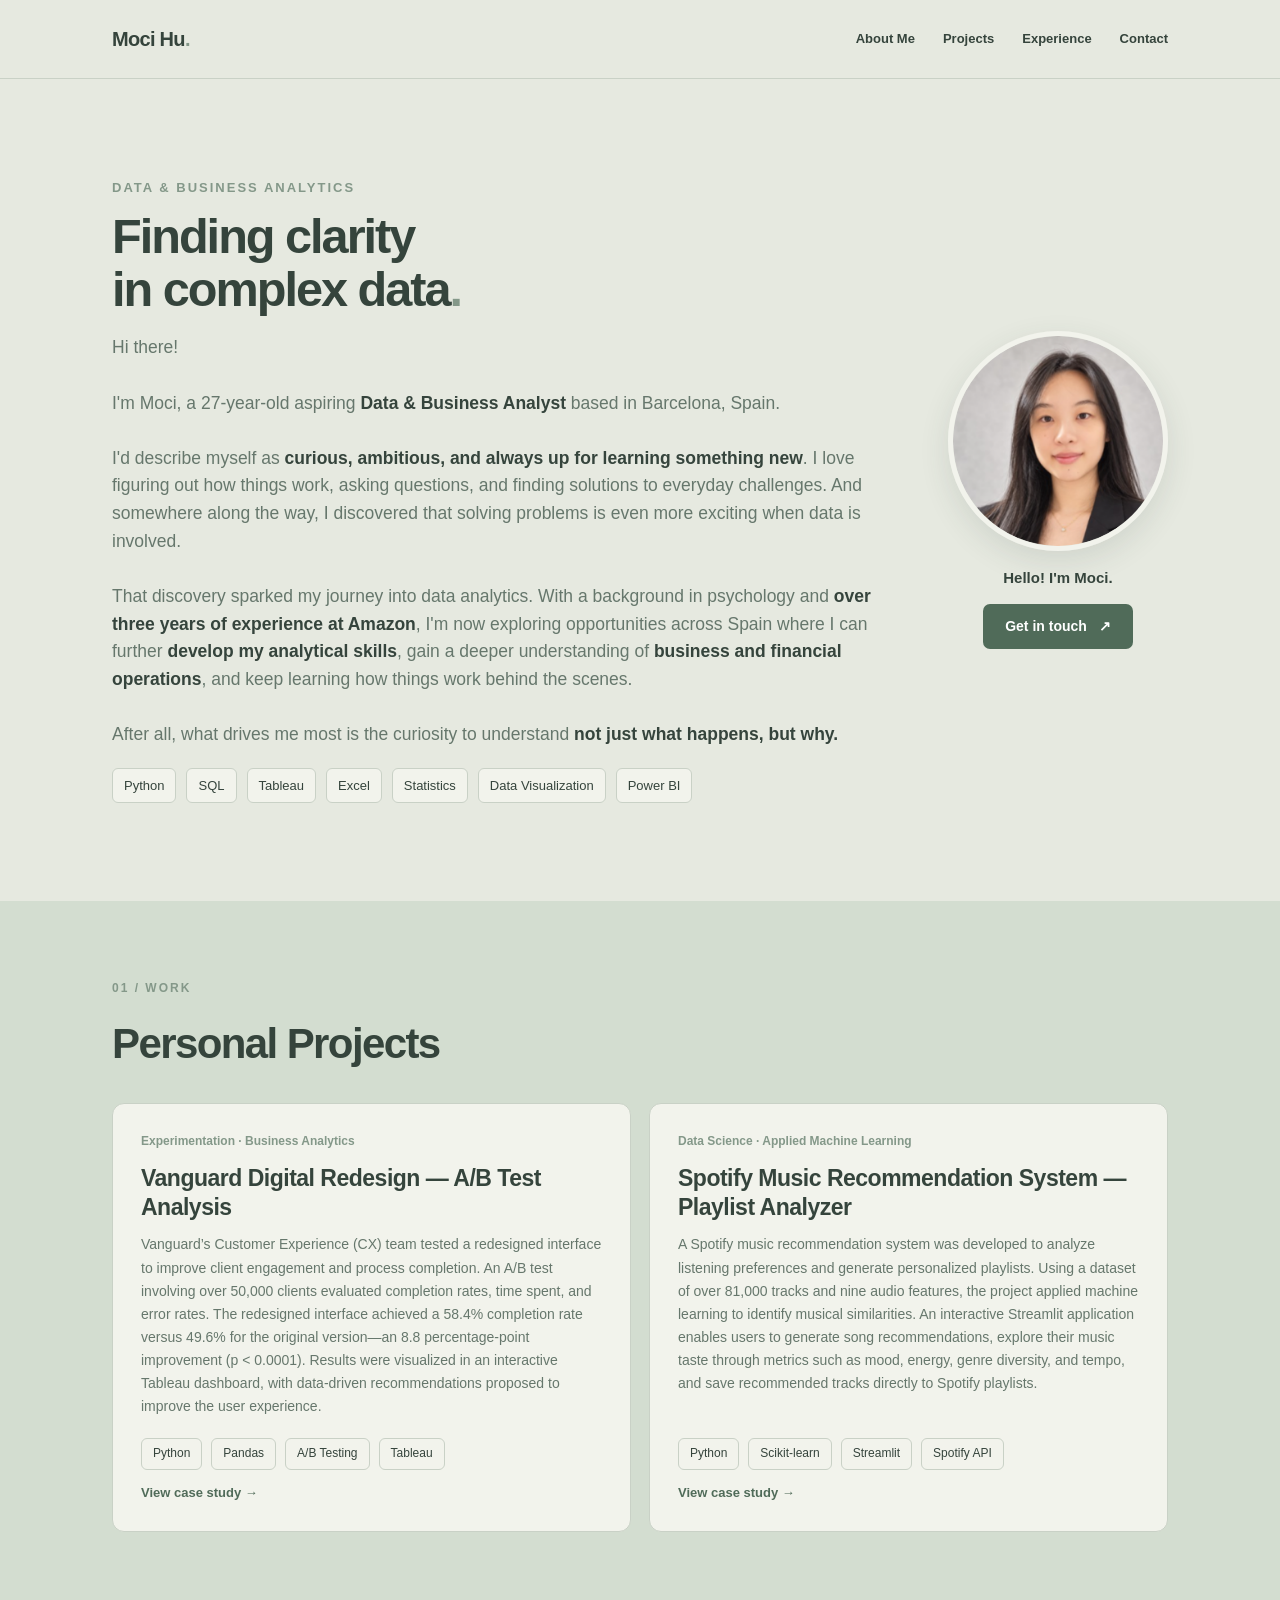
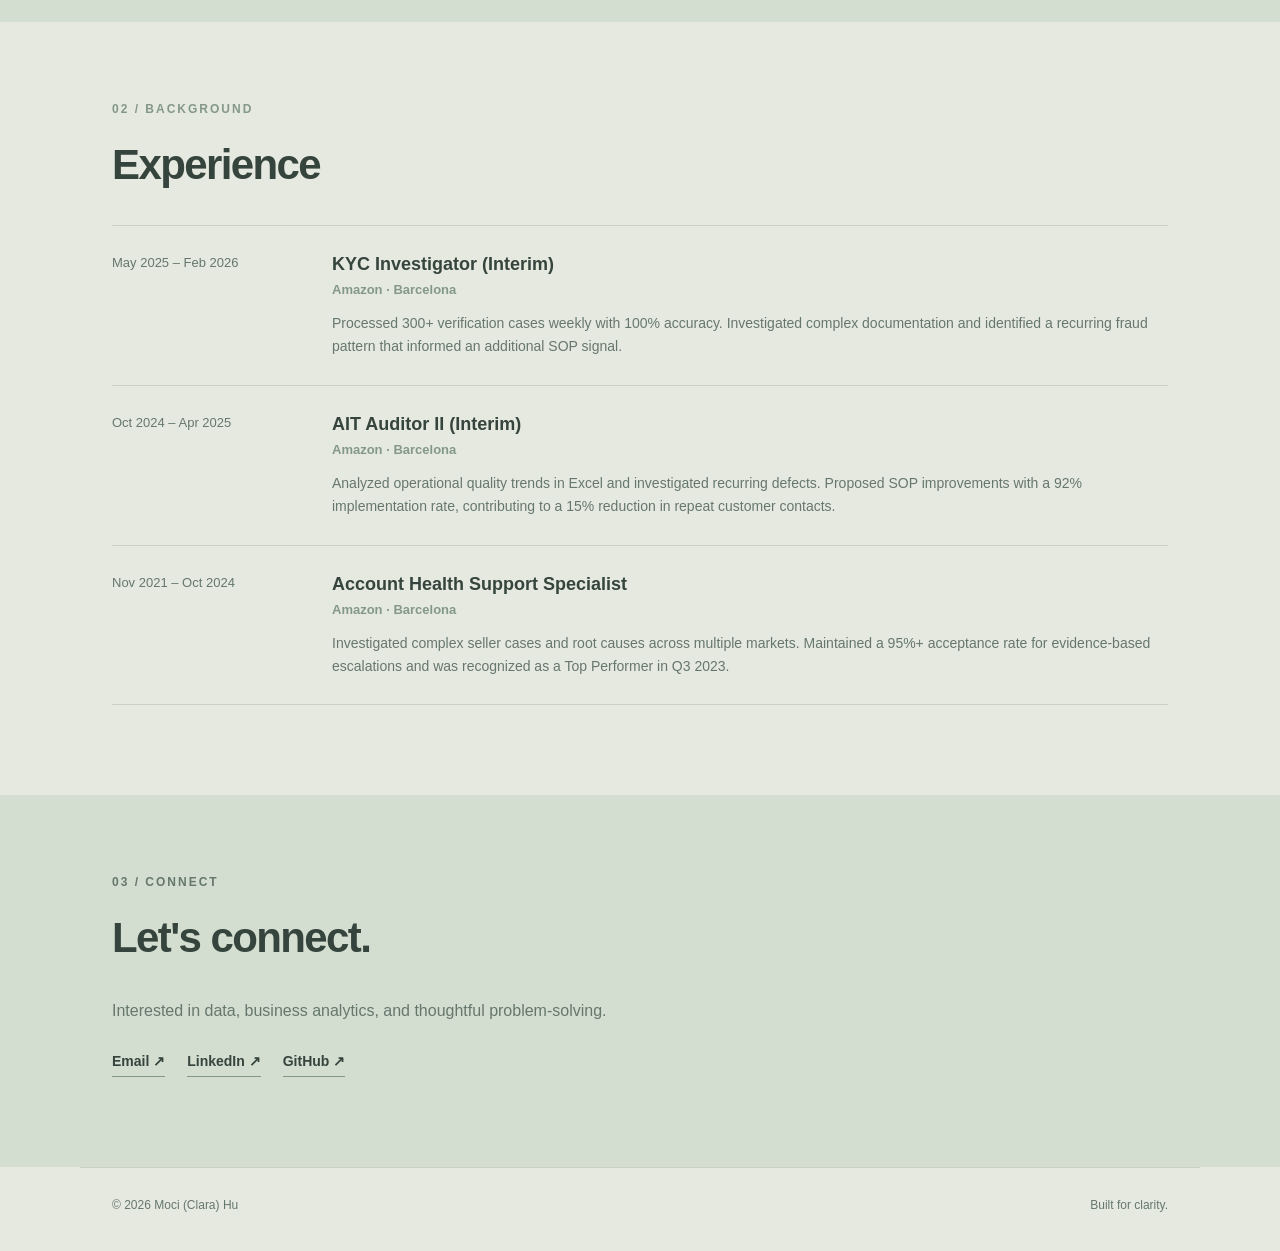
<file: index.html>
<!DOCTYPE html>
<html lang="en"><head><meta charset="UTF-8"/><meta name="viewport" content="width=device-width,initial-scale=1"/><meta name="description" content="Moci Hu — Data and Business Analytics Portfolio"/><title>Moci Hu | Data & Business Analytics</title><link rel="stylesheet" href="style.css"/></head>
<body><header class="header"><div class="wrap nav"><a class="brand" href="#about">Moci Hu<span class="dot">.</span></a><nav aria-label="Main navigation"><a href="#about">About Me</a><a href="#projects">Projects</a><a href="#experience">Experience</a><a href="#contact">Contact</a></nav></div></header>
<main class="wrap"><section id="about" class="hero"><div class="about-layout"><div class="about-copy"><p class="eyebrow">DATA & BUSINESS ANALYTICS</p><h1>Finding clarity<br/>in complex data<span class="dot">.</span></h1><p id="about-text" class="intro"></p><div id="skills" class="tags"></div></div><aside class="about-profile"><img src="moci-photo.png" alt="Portrait of Moci" class="profile-photo"/><p class="profile-caption">Hello! I'm Moci.</p><a class="contact-cta" href="#contact">Get in touch <span aria-hidden="true">↗</span></a></aside></div></section>
<section id="projects" class="section"><div class="section-head"><p class="eyebrow">01 / WORK</p><h2>Personal Projects</h2></div><div id="project-list" class="projects"></div></section>
<section id="experience" class="section"><div class="section-head"><p class="eyebrow">02 / BACKGROUND</p><h2>Experience</h2></div><div id="experience-list"></div></section>
<section id="contact" class="section contact"><div class="section-head"><p class="eyebrow">03 / CONNECT</p><h2>Let's connect.</h2></div><p>Interested in data, business analytics, and thoughtful problem-solving.</p><div id="contact-links" class="contact-links"></div></section></main>
<footer class="wrap footer"><span id="copyright"></span><span>Built for clarity.</span></footer>
<script src="content.js"></script><script src="script.js"></script></body></html>
</file>
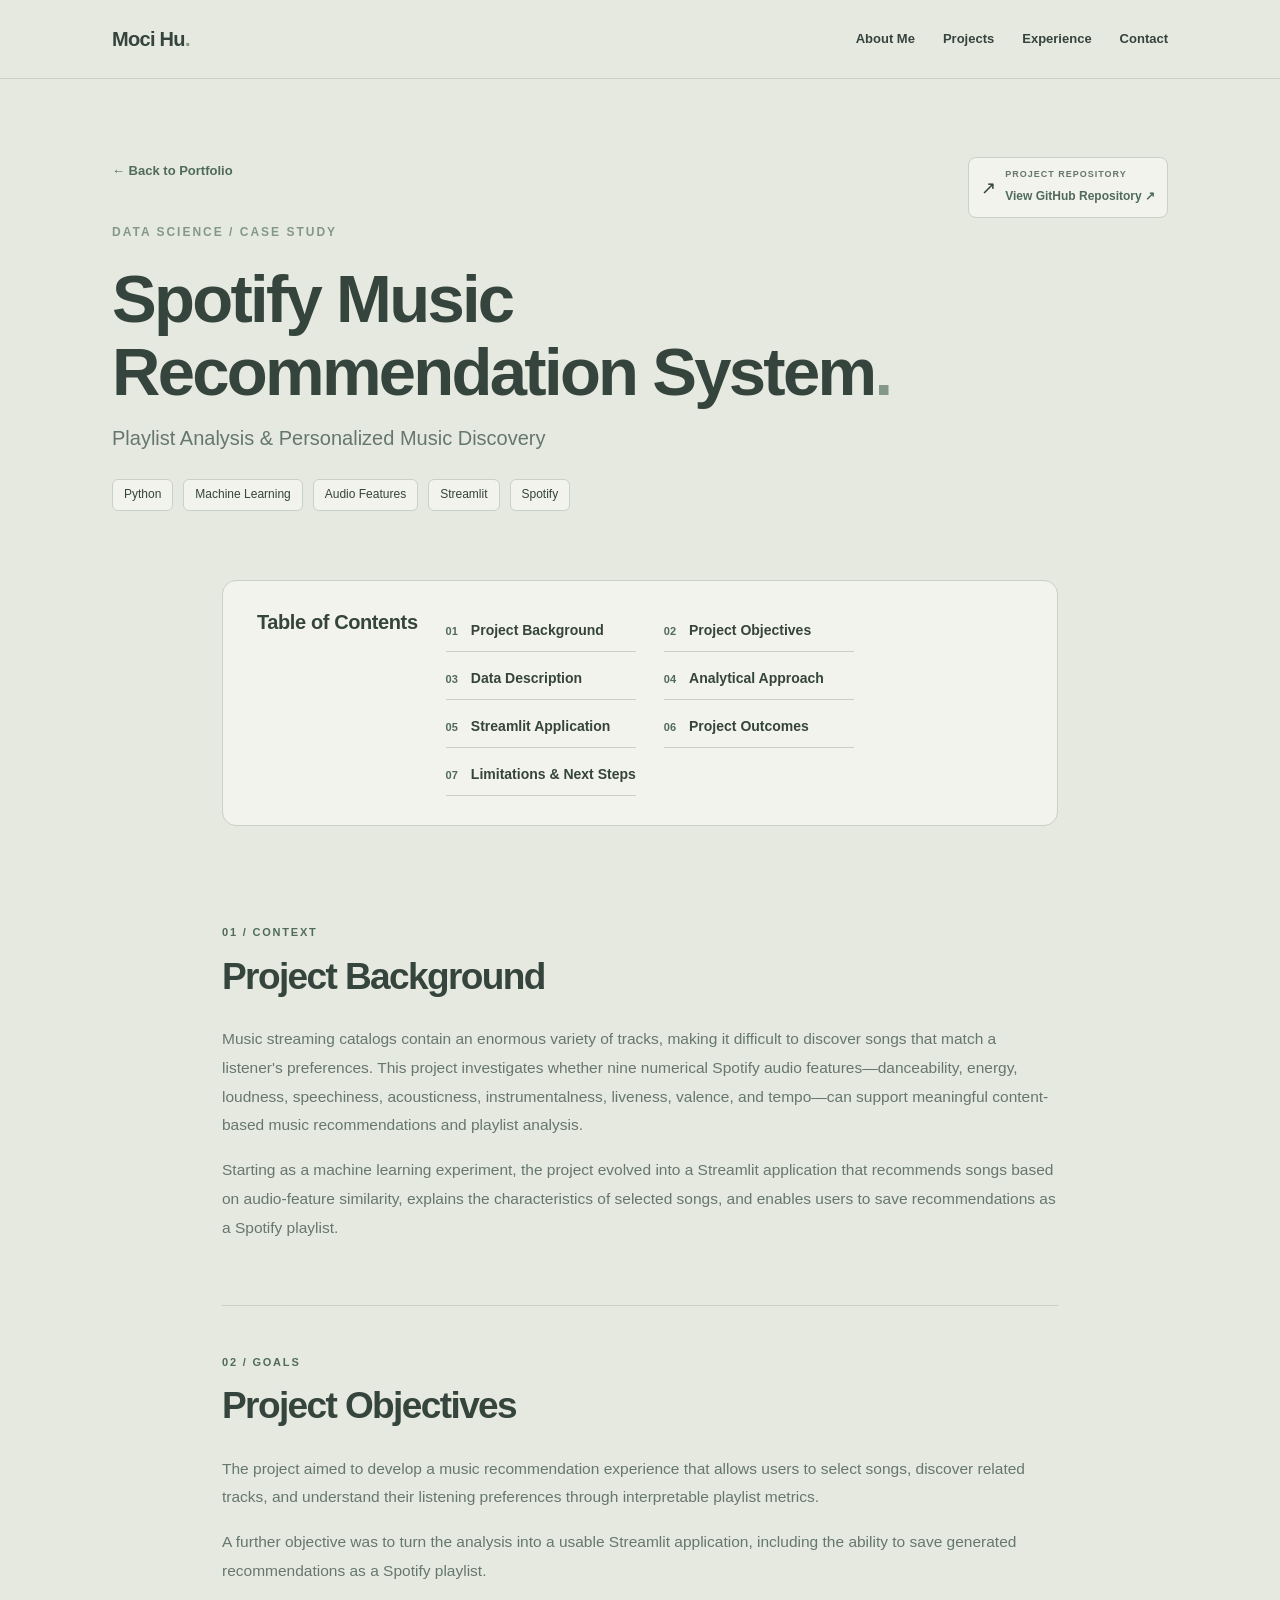
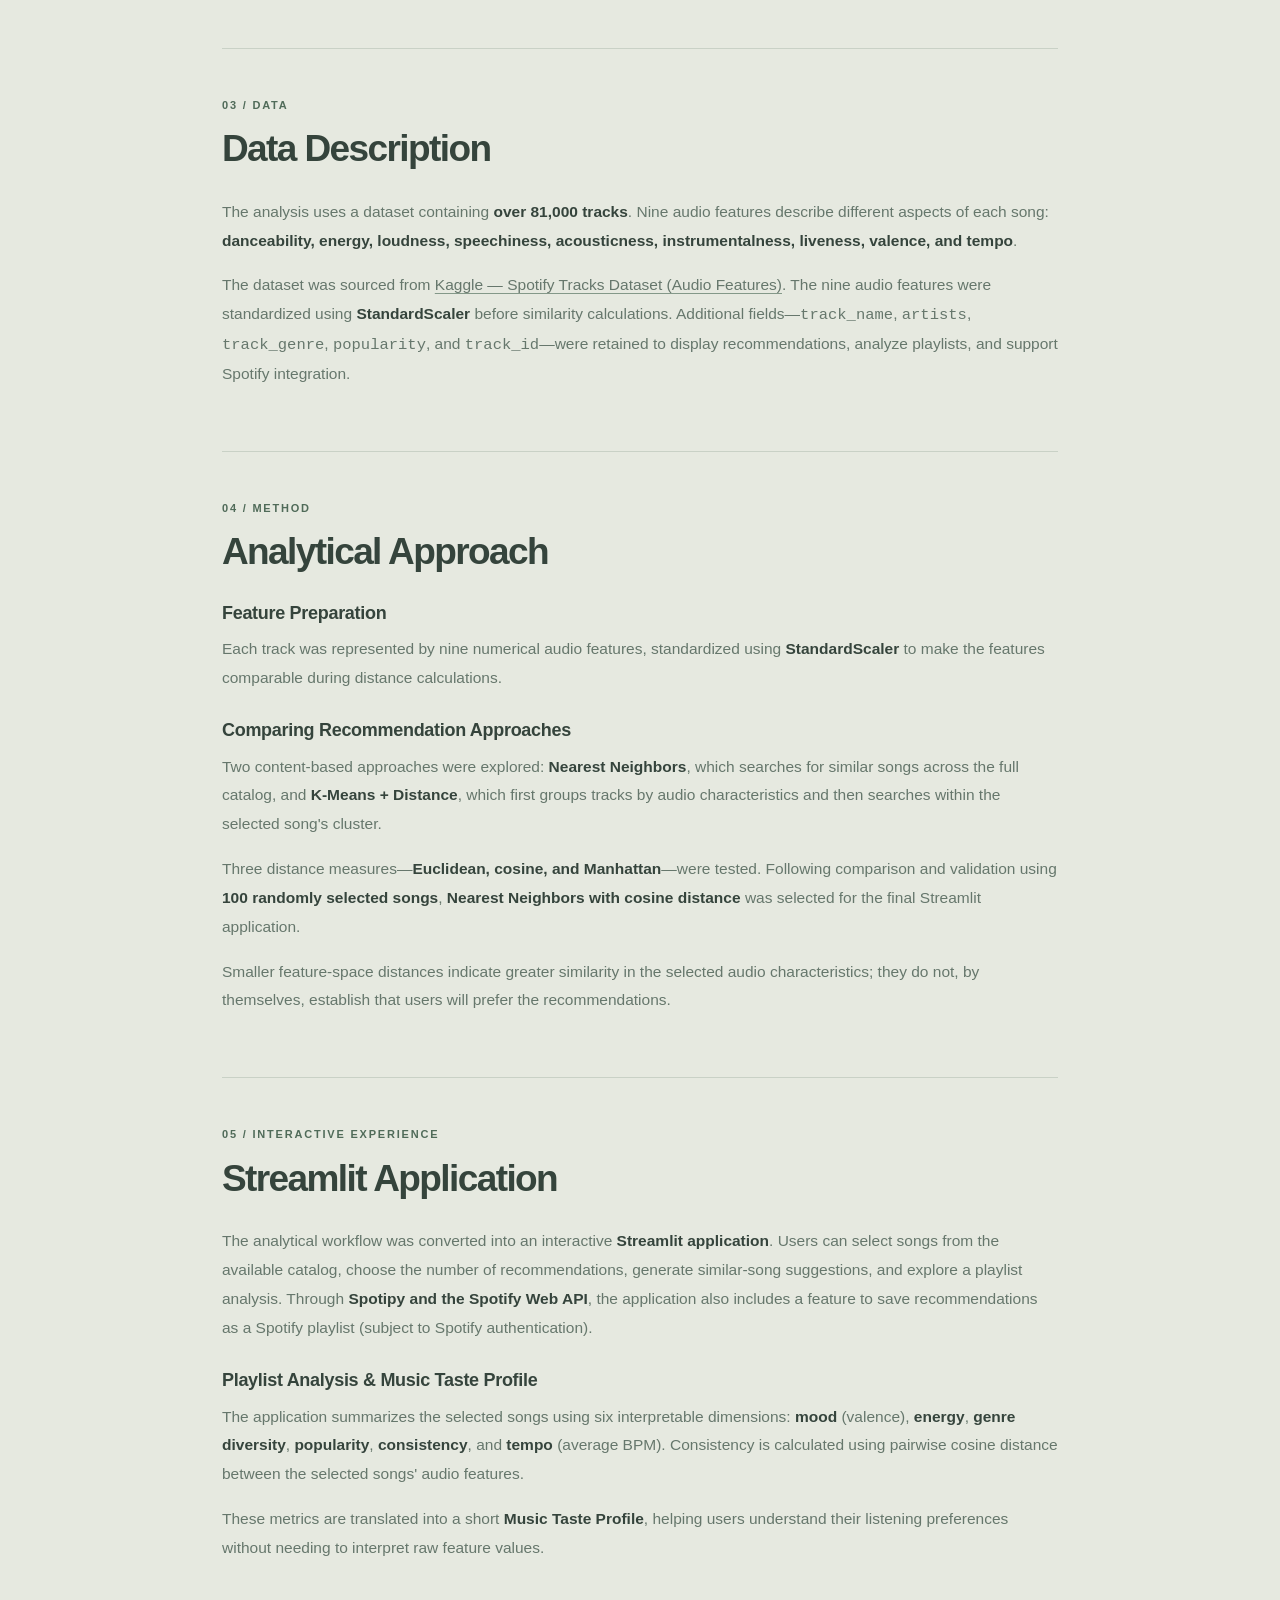
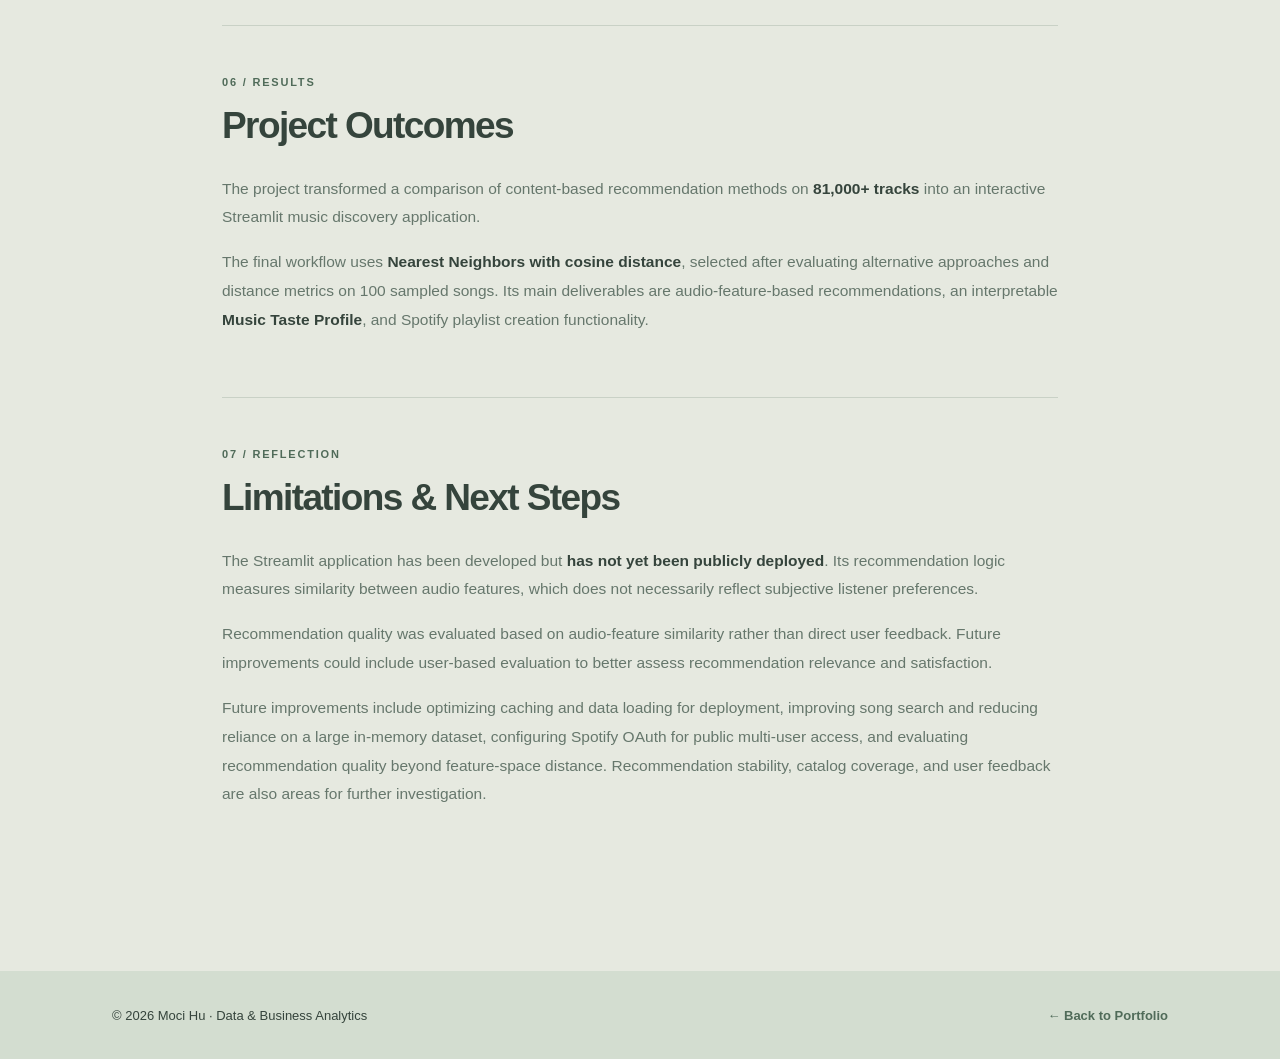
<file: projects/spotify.html>
<!DOCTYPE html>
<html lang="en"><head><meta charset="UTF-8"/><meta name="viewport" content="width=device-width,initial-scale=1"/><meta name="description" content="Spotify Music Recommendation System case study by Moci Hu: playlist analytics and personalized recommendations."/><title>Spotify Recommendation System | Moci Hu</title><link rel="stylesheet" href="../style.css"/></head><body>
<header class="header"><div class="wrap nav"><a class="brand" href="../index.html#about">Moci Hu<span class="dot">.</span></a><nav aria-label="Main navigation"><a href="../index.html#about">About Me</a><a href="../index.html#projects">Projects</a><a href="../index.html#experience">Experience</a><a href="../index.html#contact">Contact</a></nav></div></header>
<main><div class="wrap"><div class="case-hero"><a class="back-link" href="../index.html#projects">← Back to Portfolio</a><p class="eyebrow">DATA SCIENCE / CASE STUDY</p><h1>Spotify Music Recommendation System<span class="dot">.</span></h1><p class="case-subtitle">Playlist Analysis &amp; Personalized Music Discovery</p><div class="case-meta"><span class="tag">Python</span><span class="tag">Machine Learning</span><span class="tag">Audio Features</span><span class="tag">Streamlit</span><span class="tag">Spotify</span></div><div class="case-link"><span aria-hidden="true" style="font-size:26px">↗</span><div><span class="link-label">PROJECT REPOSITORY</span><a href="https://github.com/mocihu-source/MUSIC-RECOMMENDATION-SYSTEM---Spotify-Playlist-Analyzer" target="_blank" rel="noopener noreferrer">View GitHub Repository ↗</a></div></div></div></div>
<div class="case-content"><nav class="toc" aria-label="Table of contents"><h2>Table of Contents</h2><ol><li><a href="#background">Project Background</a></li><li><a href="#objectives">Project Objectives</a></li><li><a href="#data">Data Description</a></li><li><a href="#approach">Analytical Approach</a></li><li><a href="#application">Streamlit Application</a></li><li><a href="#outcomes">Project Outcomes</a></li><li><a href="#limitations">Limitations &amp; Next Steps</a></li></ol></nav>
<section class="case-section" id="background"><p class="section-num">01 / CONTEXT</p><h2>Project Background</h2><p>Music streaming catalogs contain an enormous variety of tracks, making it difficult to discover songs that match a listener's preferences. This project investigates whether nine numerical Spotify audio features—danceability, energy, loudness, speechiness, acousticness, instrumentalness, liveness, valence, and tempo—can support meaningful content-based music recommendations and playlist analysis.</p><p>Starting as a machine learning experiment, the project evolved into a Streamlit application that recommends songs based on audio-feature similarity, explains the characteristics of selected songs, and enables users to save recommendations as a Spotify playlist.</p></section>
<section class="case-section" id="objectives"><p class="section-num">02 / GOALS</p><h2>Project Objectives</h2><p>The project aimed to develop a music recommendation experience that allows users to select songs, discover related tracks, and understand their listening preferences through interpretable playlist metrics.</p><p>A further objective was to turn the analysis into a usable Streamlit application, including the ability to save generated recommendations as a Spotify playlist.</p></section>
<section class="case-section" id="data"><p class="section-num">03 / DATA</p><h2>Data Description</h2><p>The analysis uses a dataset containing <strong>over 81,000 tracks</strong>. Nine audio features describe different aspects of each song: <strong>danceability, energy, loudness, speechiness, acousticness, instrumentalness, liveness, valence, and tempo</strong>.</p><p>The dataset was sourced from <a href="https://www.kaggle.com/datasets/saichaitanyareddyai/spotify-tracks-dataset-audio-features?select=spotify-tracks-dataset-detailed.csv" target="_blank" rel="noopener noreferrer">Kaggle — Spotify Tracks Dataset (Audio Features)</a>. The nine audio features were standardized using <strong>StandardScaler</strong> before similarity calculations. Additional fields—<code>track_name</code>, <code>artists</code>, <code>track_genre</code>, <code>popularity</code>, and <code>track_id</code>—were retained to display recommendations, analyze playlists, and support Spotify integration.</p></section>
<section class="case-section" id="approach"><p class="section-num">04 / METHOD</p><h2>Analytical Approach</h2><h3>Feature Preparation</h3><p>Each track was represented by nine numerical audio features, standardized using <strong>StandardScaler</strong> to make the features comparable during distance calculations.</p><h3>Comparing Recommendation Approaches</h3><p>Two content-based approaches were explored: <strong>Nearest Neighbors</strong>, which searches for similar songs across the full catalog, and <strong>K-Means + Distance</strong>, which first groups tracks by audio characteristics and then searches within the selected song's cluster.</p><p>Three distance measures—<strong>Euclidean, cosine, and Manhattan</strong>—were tested. Following comparison and validation using <strong>100 randomly selected songs</strong>, <strong>Nearest Neighbors with cosine distance</strong> was selected for the final Streamlit application.</p><p>Smaller feature-space distances indicate greater similarity in the selected audio characteristics; they do not, by themselves, establish that users will prefer the recommendations.</p></section>
<section class="case-section" id="application"><p class="section-num">05 / INTERACTIVE EXPERIENCE</p><h2>Streamlit Application</h2><p>The analytical workflow was converted into an interactive <strong>Streamlit application</strong>. Users can select songs from the available catalog, choose the number of recommendations, generate similar-song suggestions, and explore a playlist analysis. Through <strong>Spotipy and the Spotify Web API</strong>, the application also includes a feature to save recommendations as a Spotify playlist (subject to Spotify authentication).</p><h3>Playlist Analysis &amp; Music Taste Profile</h3><p>The application summarizes the selected songs using six interpretable dimensions: <strong>mood</strong> (valence), <strong>energy</strong>, <strong>genre diversity</strong>, <strong>popularity</strong>, <strong>consistency</strong>, and <strong>tempo</strong> (average BPM). Consistency is calculated using pairwise cosine distance between the selected songs' audio features.</p><p>These metrics are translated into a short <strong>Music Taste Profile</strong>, helping users understand their listening preferences without needing to interpret raw feature values.</p></section>
<section class="case-section" id="outcomes"><p class="section-num">06 / RESULTS</p><h2>Project Outcomes</h2><p class="summary-lead">The project transformed a comparison of content-based recommendation methods on <strong>81,000+ tracks</strong> into an interactive Streamlit music discovery application.</p><p>The final workflow uses <strong>Nearest Neighbors with cosine distance</strong>, selected after evaluating alternative approaches and distance metrics on 100 sampled songs. Its main deliverables are audio-feature-based recommendations, an interpretable <strong>Music Taste Profile</strong>, and Spotify playlist creation functionality.</p></section>

<section class="case-section" id="limitations">
  <p class="section-num">07 / REFLECTION</p>
  <h2>Limitations &amp; Next Steps</h2>

  <p>
    The Streamlit application has been developed but
    <strong>has not yet been publicly deployed</strong>.
    Its recommendation logic measures similarity between audio features,
    which does not necessarily reflect subjective listener preferences.
  </p>

  <p>
    Recommendation quality was evaluated based on audio-feature similarity
    rather than direct user feedback. Future improvements could include
    user-based evaluation to better assess recommendation relevance and satisfaction.
  </p>

  <p>
    Future improvements include optimizing caching and data loading for deployment,
    improving song search and reducing reliance on a large in-memory dataset,
    configuring Spotify OAuth for public multi-user access, and evaluating
    recommendation quality beyond feature-space distance. Recommendation stability,
    catalog coverage, and user feedback are also areas for further investigation.
  </p>
</section>
</div>
</main>

<footer class="case-footer"><div class="wrap"><span>© 2026 Moci Hu · Data &amp; Business Analytics</span><a href="../index.html#projects">← Back to Portfolio</a></div></footer></body></html>
</file>
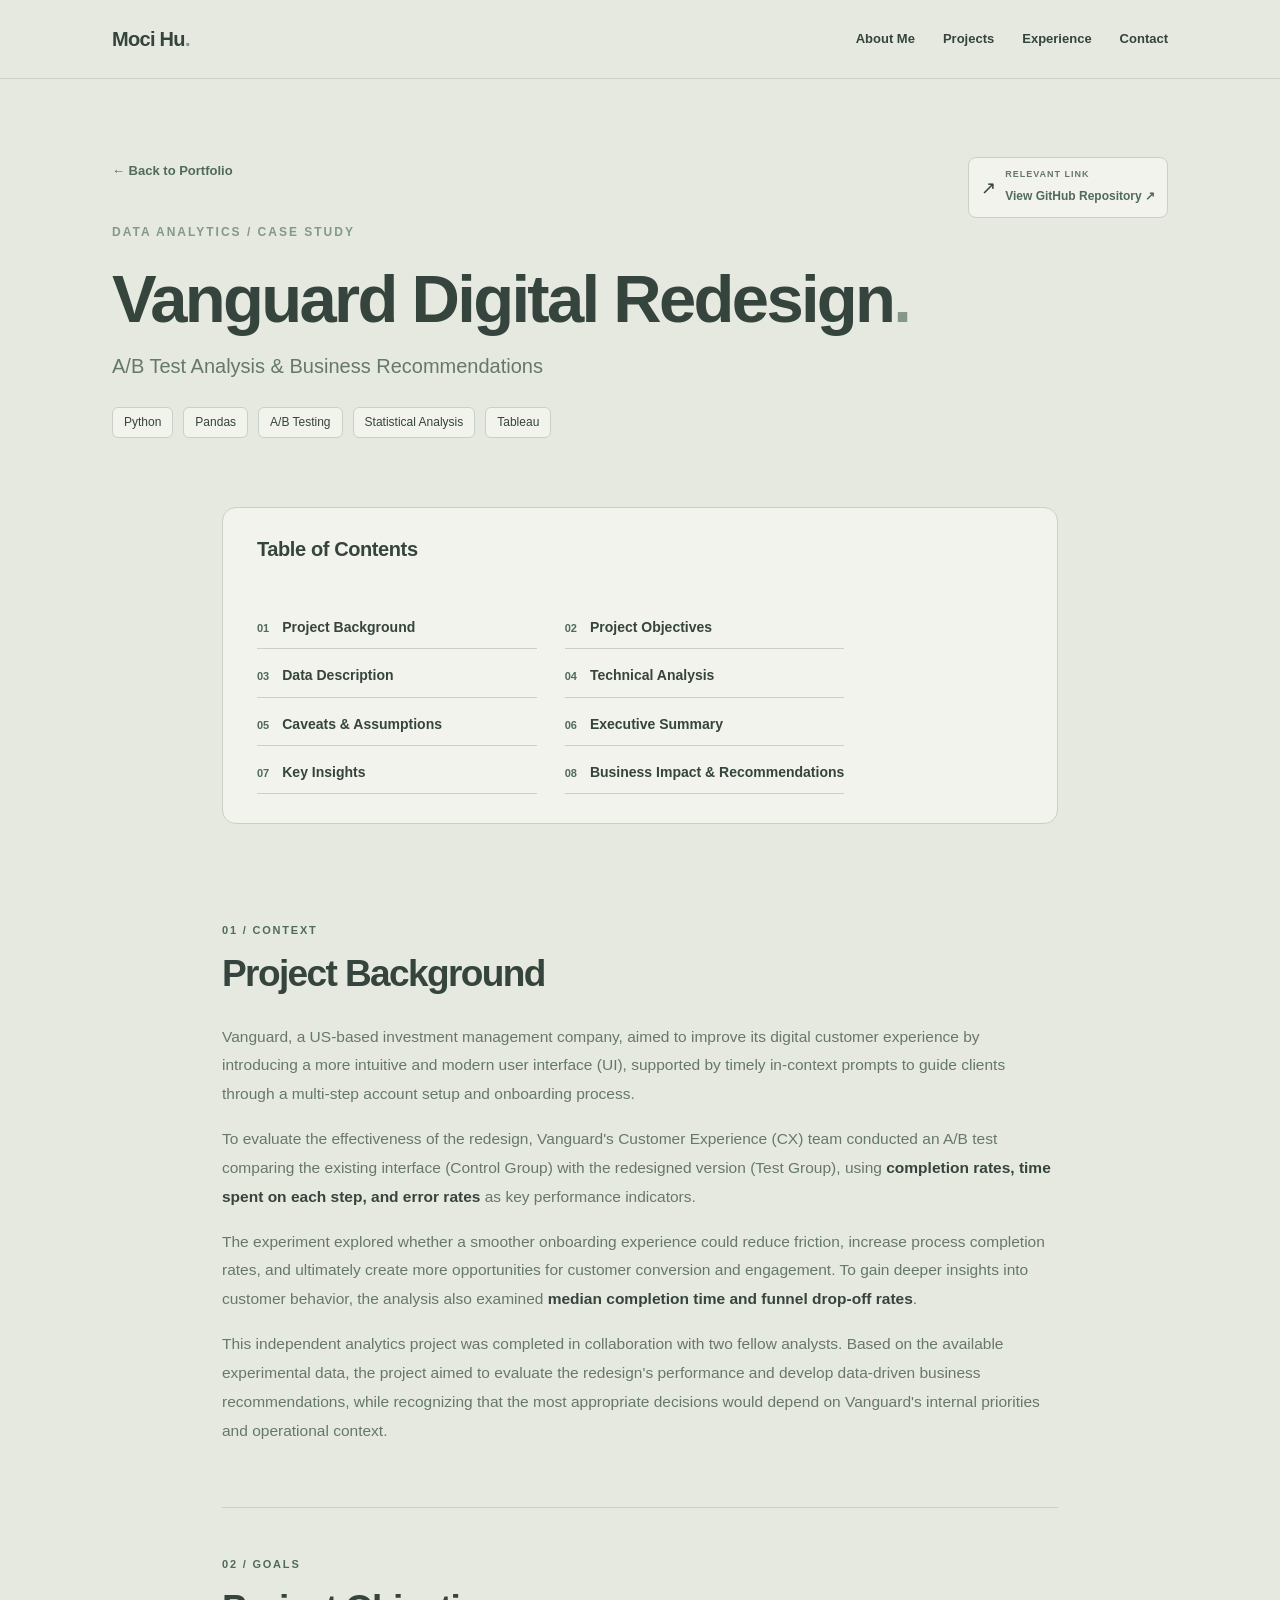
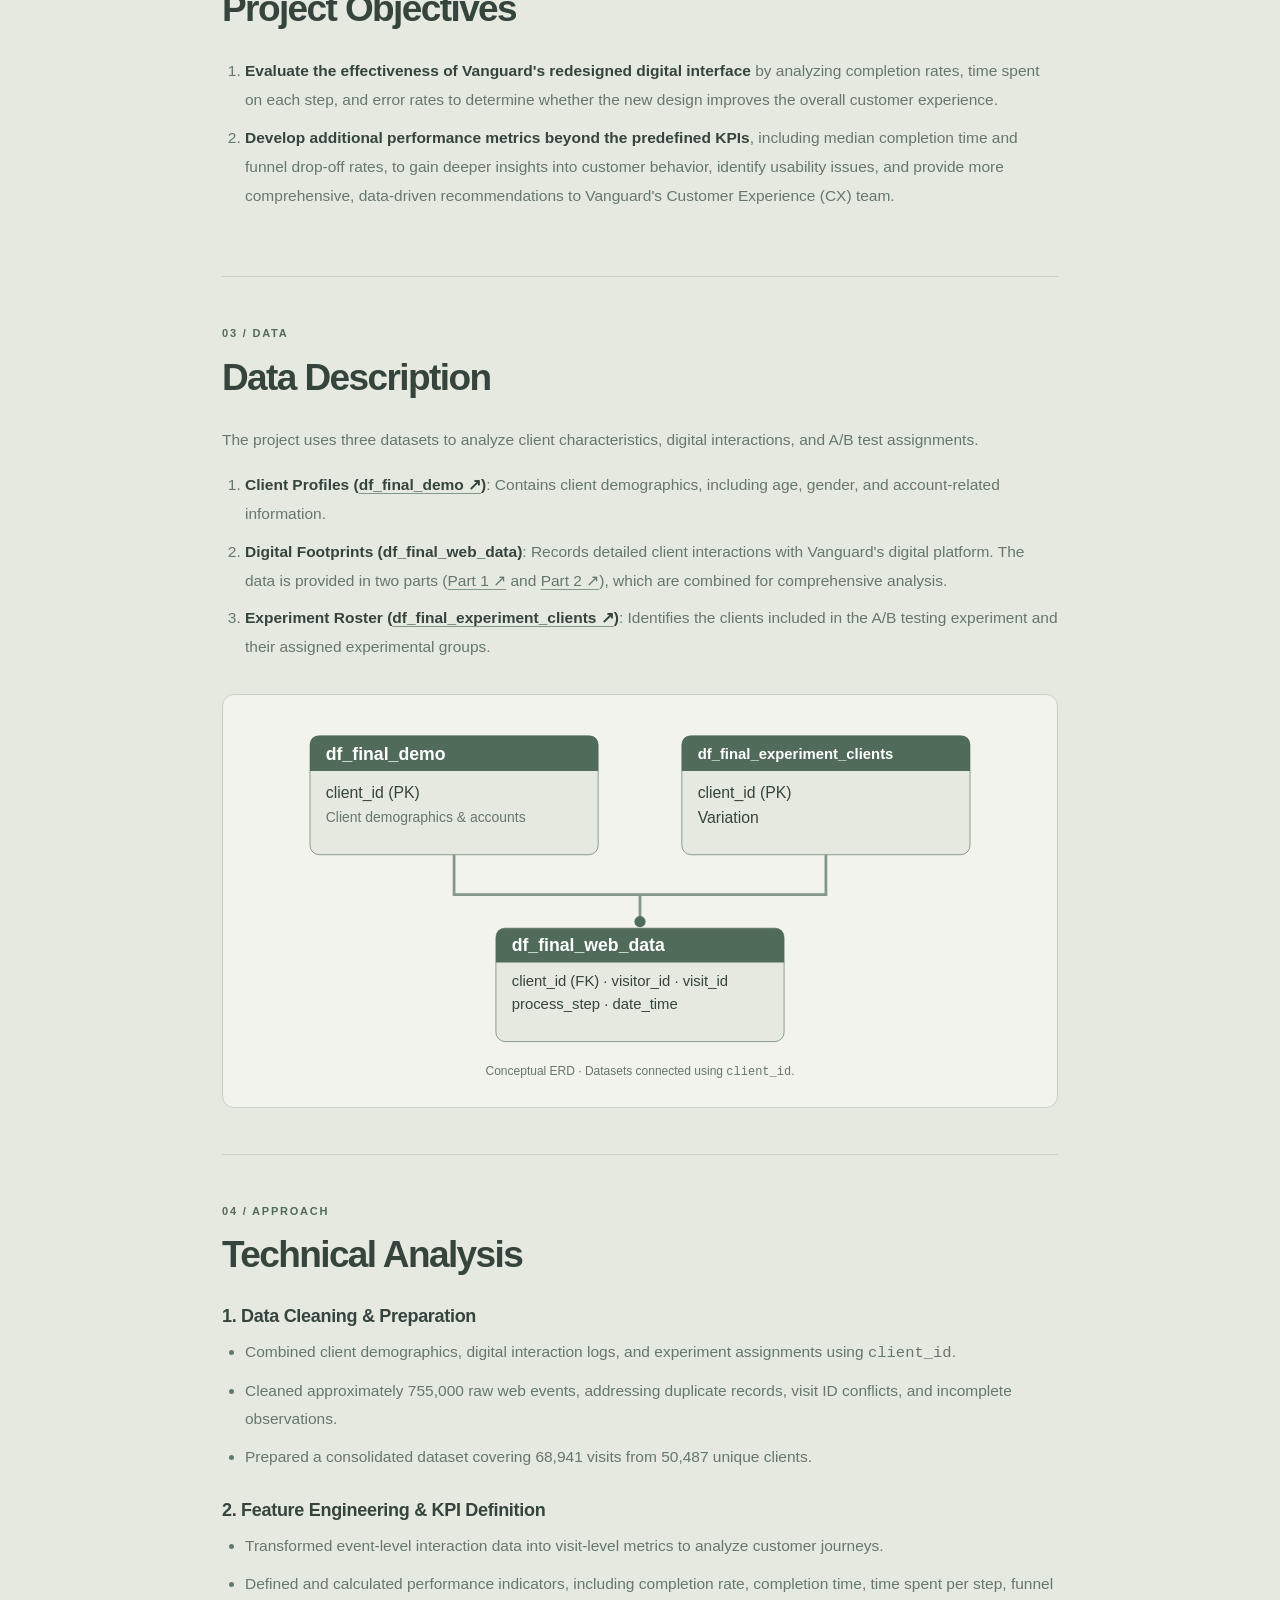
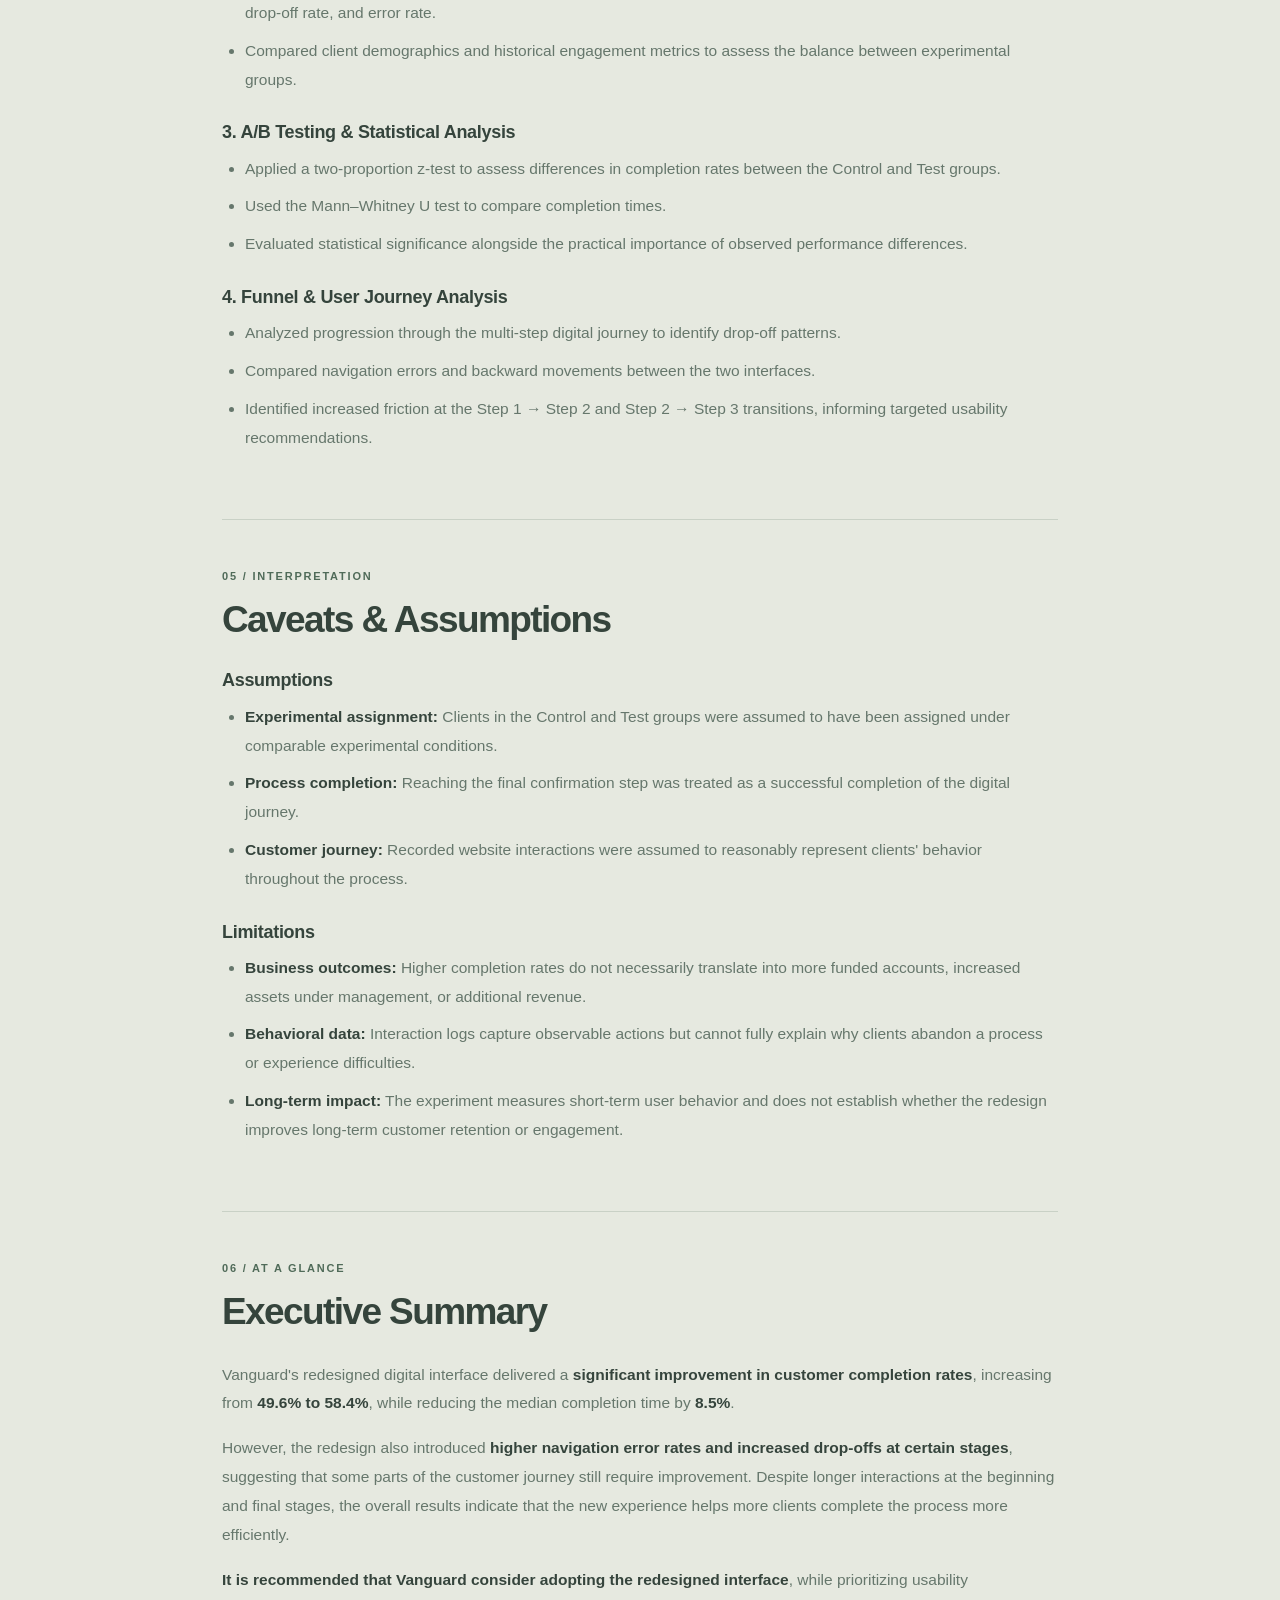
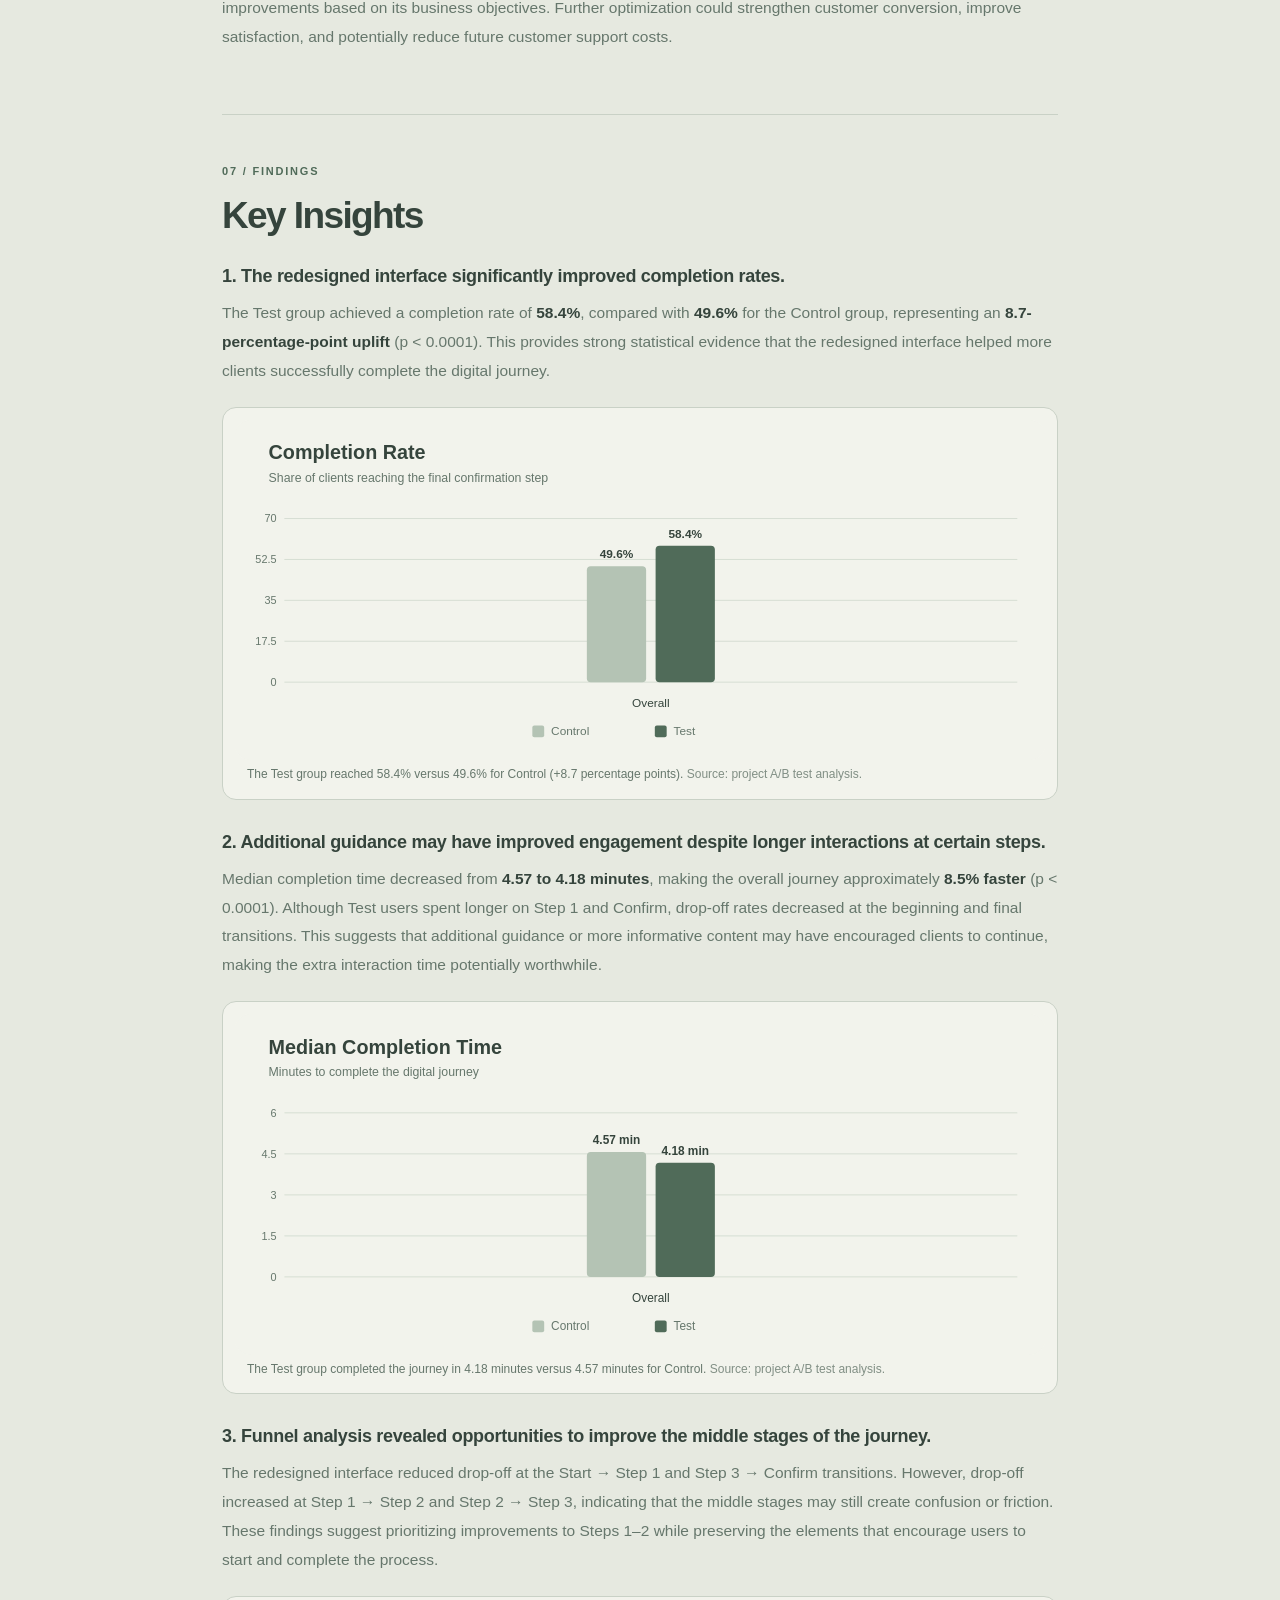
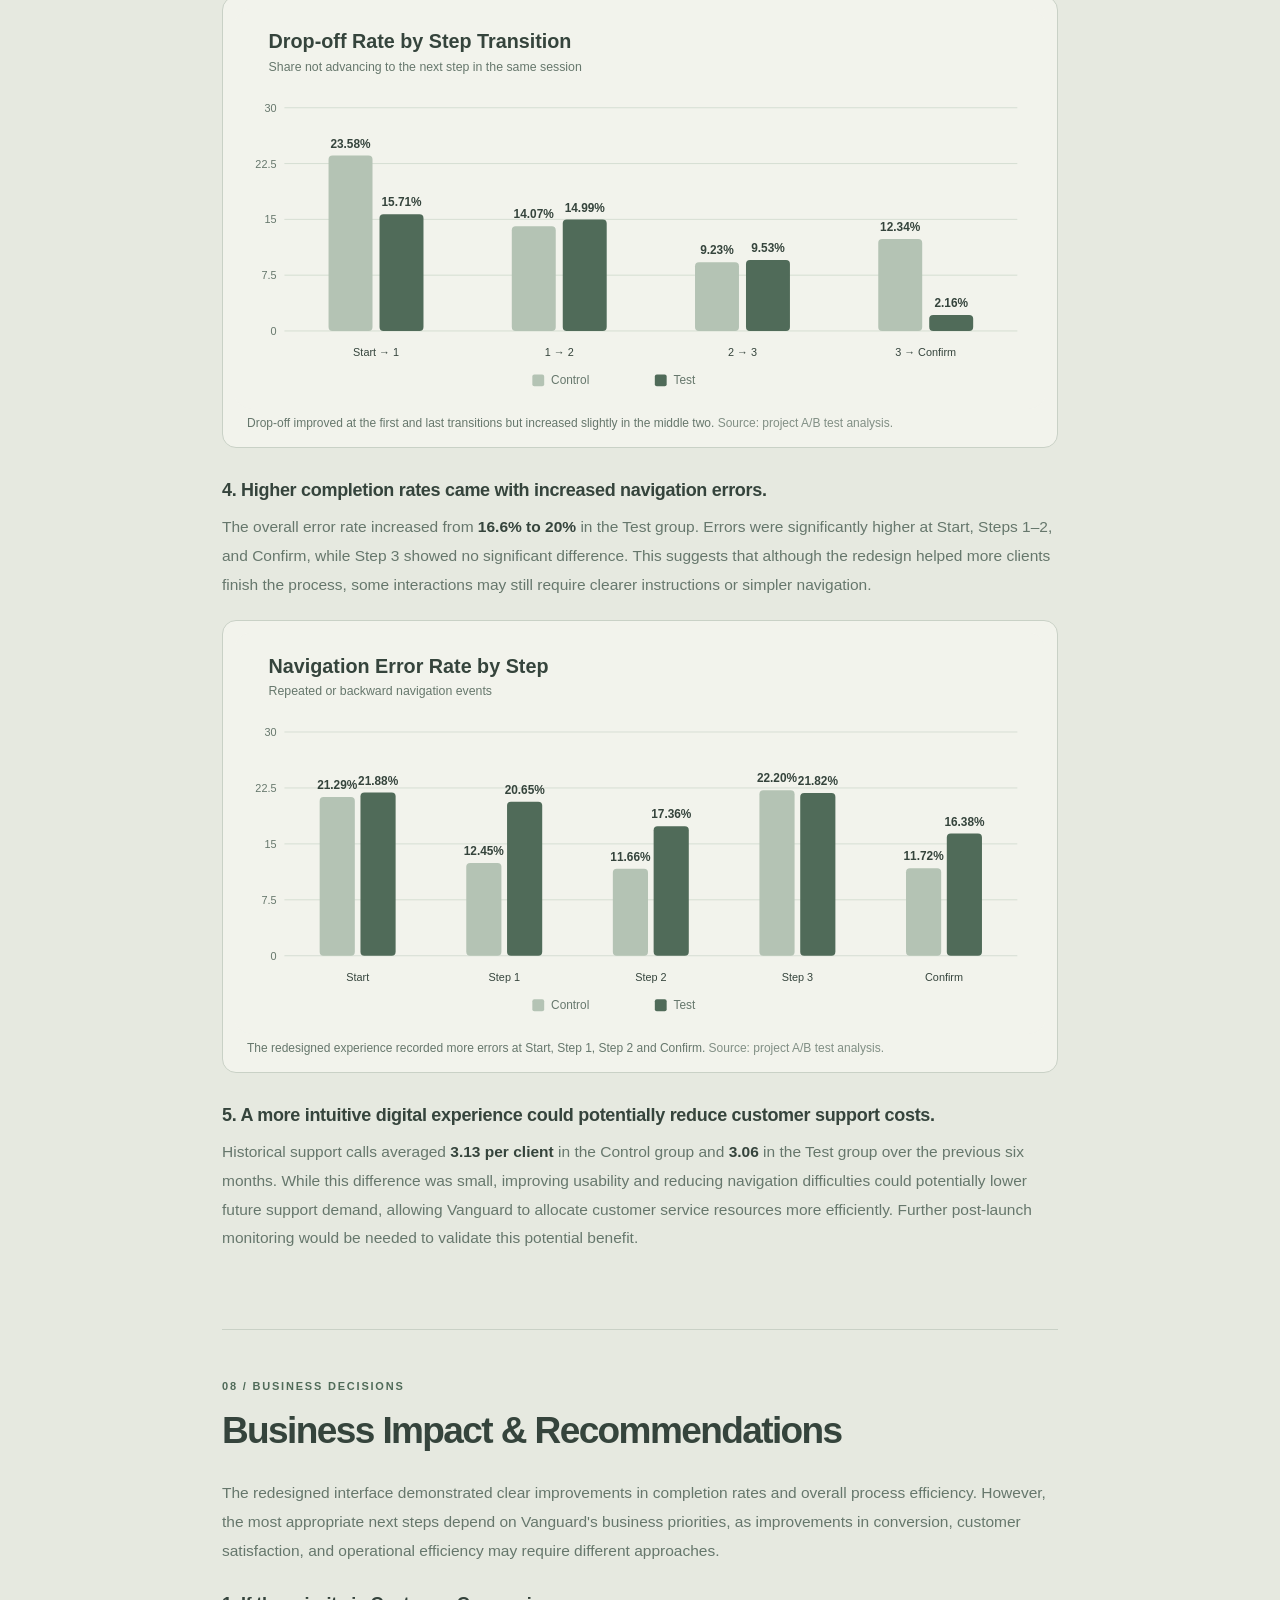
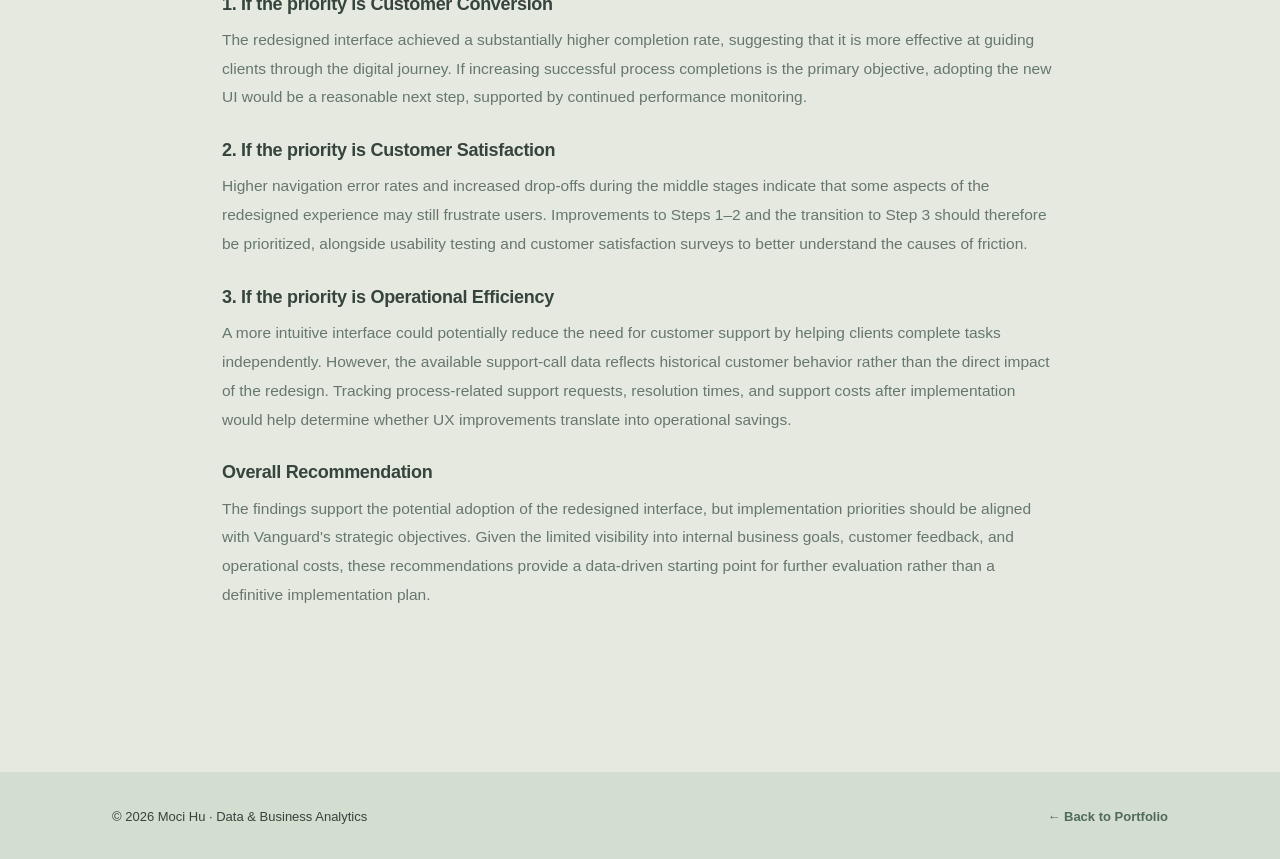
<file: projects/vanguard.html>
<!DOCTYPE html><html lang="en"><head><meta charset="UTF-8"/><meta name="viewport" content="width=device-width,initial-scale=1"/><meta name="description" content="Vanguard Digital Redesign — A/B test case study by Moci Hu. Statistical analysis, UX insights, and business recommendations."/><title>Vanguard A/B Test Case Study | Moci Hu</title><link rel="stylesheet" href="../style.css"/></head><body>
<header class="header"><div class="wrap nav"><a class="brand" href="../index.html#about">Moci Hu<span class="dot">.</span></a><nav aria-label="Main navigation"><a href="../index.html#about">About Me</a><a href="../index.html#projects">Projects</a><a href="../index.html#experience">Experience</a><a href="../index.html#contact">Contact</a></nav></div></header>
<main><div class="wrap"><div class="case-hero"><a class="back-link" href="../index.html#projects">← Back to Portfolio</a><p class="eyebrow">DATA ANALYTICS / CASE STUDY</p><h1>Vanguard Digital Redesign<span class="dot">.</span></h1><p class="case-subtitle">A/B Test Analysis &amp; Business Recommendations</p><div class="case-meta"><span class="tag">Python</span><span class="tag">Pandas</span><span class="tag">A/B Testing</span><span class="tag">Statistical Analysis</span><span class="tag">Tableau</span></div><div class="case-link"><span aria-hidden="true" style="font-size:26px">↗</span><div><span class="link-label">RELEVANT LINK</span><a href="https://github.com/mocihu-source/Week-5-6-Project--EDA-and-Inferential-Stats" target="_blank" rel="noopener noreferrer">View GitHub Repository ↗</a></div></div></div></div>
<div class="case-content"><nav class="toc" aria-label="Table of contents"><h2>Table of Contents</h2><ol><li><a href="#background">Project Background</a></li><li><a href="#objectives">Project Objectives</a></li><li><a href="#data">Data Description</a></li><li><a href="#technical">Technical Analysis</a></li><li><a href="#caveats">Caveats &amp; Assumptions</a></li><li><a href="#summary">Executive Summary</a></li><li><a href="#insights">Key Insights</a></li><li><a href="#recommendations">Business Impact &amp; Recommendations</a></li></ol></nav>
<section class="case-section" id="background"><p class="section-num">01 / CONTEXT</p><h2>Project Background</h2>
<p>Vanguard, a US-based investment management company, aimed to improve its digital customer experience by introducing a more intuitive and modern user interface (UI), supported by timely in-context prompts to guide clients through a multi-step account setup and onboarding process.</p>
<p>To evaluate the effectiveness of the redesign, Vanguard's Customer Experience (CX) team conducted an A/B test comparing the existing interface (Control Group) with the redesigned version (Test Group), using <strong>completion rates, time spent on each step, and error rates</strong> as key performance indicators.</p>
<p>The experiment explored whether a smoother onboarding experience could reduce friction, increase process completion rates, and ultimately create more opportunities for customer conversion and engagement. To gain deeper insights into customer behavior, the analysis also examined <strong>median completion time and funnel drop-off rates</strong>.</p>
<p>This independent analytics project was completed in collaboration with two fellow analysts. Based on the available experimental data, the project aimed to evaluate the redesign's performance and develop data-driven business recommendations, while recognizing that the most appropriate decisions would depend on Vanguard's internal priorities and operational context.</p></section>
<section class="case-section" id="objectives"><p class="section-num">02 / GOALS</p><h2>Project Objectives</h2><ol>
<li><strong>Evaluate the effectiveness of Vanguard's redesigned digital interface</strong> by analyzing completion rates, time spent on each step, and error rates to determine whether the new design improves the overall customer experience.</li>
<li><strong>Develop additional performance metrics beyond the predefined KPIs</strong>, including median completion time and funnel drop-off rates, to gain deeper insights into customer behavior, identify usability issues, and provide more comprehensive, data-driven recommendations to Vanguard's Customer Experience (CX) team.</li></ol></section>
<section class="case-section" id="data"><p class="section-num">03 / DATA</p><h2>Data Description</h2><p>The project uses three datasets to analyze client characteristics, digital interactions, and A/B test assignments.</p>
<ol><li><strong>Client Profiles (<a href="https://github.com/data-bootcamp-v4/lessons/blob/main/5_6_eda_inf_stats_tableau/project/files_for_project/df_final_demo.txt" target="_blank" rel="noopener noreferrer">df_final_demo ↗</a>)</strong>: Contains client demographics, including age, gender, and account-related information.</li>
<li><strong>Digital Footprints (df_final_web_data)</strong>: Records detailed client interactions with Vanguard's digital platform. The data is provided in two parts (<a href="https://github.com/data-bootcamp-v4/lessons/blob/main/5_6_eda_inf_stats_tableau/project/files_for_project/df_final_web_data_pt_1.txt" target="_blank" rel="noopener noreferrer">Part 1 ↗</a> and <a href="https://github.com/data-bootcamp-v4/lessons/blob/main/5_6_eda_inf_stats_tableau/project/files_for_project/df_final_web_data_pt_2.txt" target="_blank" rel="noopener noreferrer">Part 2 ↗</a>), which are combined for comprehensive analysis.</li>
<li><strong>Experiment Roster (<a href="https://github.com/data-bootcamp-v4/lessons/blob/main/5_6_eda_inf_stats_tableau/project/files_for_project/df_final_experiment_clients.txt" target="_blank" rel="noopener noreferrer">df_final_experiment_clients ↗</a>)</strong>: Identifies the clients included in the A/B testing experiment and their assigned experimental groups.</li></ol>
<figure class="erd"><svg viewBox="0 0 750 355" role="img" aria-labelledby="erd-title erd-desc" xmlns="http://www.w3.org/2000/svg"><title id="erd-title">Data relationship diagram</title><desc id="erd-desc">Client profile and experiment roster tables are linked to web event records by client_id.</desc>
<rect x="20" y="18" width="310" height="128" rx="10" fill="#E6E9E0" stroke="#849889"/><path d="M30 18H320Q330 18 330 28V56H20V28Q20 18 30 18" fill="#506B59"/><text x="37" y="44" font-size="19" font-weight="700" fill="white">df_final_demo</text><text x="37" y="85" font-size="17" fill="#35443C">client_id (PK)</text><text x="37" y="111" font-size="15" fill="#66776C">Client demographics &amp; accounts</text>
<rect x="420" y="18" width="310" height="128" rx="10" fill="#E6E9E0" stroke="#849889"/><path d="M430 18H720Q730 18 730 28V56H420V28Q420 18 430 18" fill="#506B59"/><text x="437" y="43" font-size="16" font-weight="700" fill="white">df_final_experiment_clients</text><text x="437" y="85" font-size="17" fill="#35443C">client_id (PK)</text><text x="437" y="112" font-size="17" fill="#35443C">Variation</text>
<path d="M175 146V189H375V218M575 146V189H375" stroke="#849889" stroke-width="3" fill="none"/><circle cx="375" cy="218" r="6" fill="#506B59"/>
<rect x="220" y="225" width="310" height="122" rx="10" fill="#E6E9E0" stroke="#849889"/><path d="M230 225H520Q530 225 530 235V262H220V235Q220 225 230 225" fill="#506B59"/><text x="237" y="250" font-size="19" font-weight="700" fill="white">df_final_web_data</text><text x="237" y="287" font-size="16" fill="#35443C">client_id (FK) · visitor_id · visit_id</text><text x="237" y="312" font-size="16" fill="#35443C">process_step · date_time</text></svg><figcaption>Conceptual ERD · Datasets connected using <code>client_id</code>.</figcaption></figure></section>
<section class="case-section" id="technical"><p class="section-num">04 / APPROACH</p><h2>Technical Analysis</h2>
<h3>1. Data Cleaning &amp; Preparation</h3><ul><li>Combined client demographics, digital interaction logs, and experiment assignments using <code>client_id</code>.</li><li>Cleaned approximately 755,000 raw web events, addressing duplicate records, visit ID conflicts, and incomplete observations.</li><li>Prepared a consolidated dataset covering 68,941 visits from 50,487 unique clients.</li></ul>
<h3>2. Feature Engineering &amp; KPI Definition</h3><ul><li>Transformed event-level interaction data into visit-level metrics to analyze customer journeys.</li><li>Defined and calculated performance indicators, including completion rate, completion time, time spent per step, funnel drop-off rate, and error rate.</li><li>Compared client demographics and historical engagement metrics to assess the balance between experimental groups.</li></ul>
<h3>3. A/B Testing &amp; Statistical Analysis</h3><ul><li>Applied a two-proportion z-test to assess differences in completion rates between the Control and Test groups.</li><li>Used the Mann–Whitney U test to compare completion times.</li><li>Evaluated statistical significance alongside the practical importance of observed performance differences.</li></ul>
<h3>4. Funnel &amp; User Journey Analysis</h3><ul><li>Analyzed progression through the multi-step digital journey to identify drop-off patterns.</li><li>Compared navigation errors and backward movements between the two interfaces.</li><li>Identified increased friction at the Step 1 → Step 2 and Step 2 → Step 3 transitions, informing targeted usability recommendations.</li></ul></section>
<section class="case-section" id="caveats"><p class="section-num">05 / INTERPRETATION</p><h2>Caveats &amp; Assumptions</h2><h3>Assumptions</h3><ul><li><strong>Experimental assignment:</strong> Clients in the Control and Test groups were assumed to have been assigned under comparable experimental conditions.</li><li><strong>Process completion:</strong> Reaching the final confirmation step was treated as a successful completion of the digital journey.</li><li><strong>Customer journey:</strong> Recorded website interactions were assumed to reasonably represent clients' behavior throughout the process.</li></ul>
<h3>Limitations</h3><ul><li><strong>Business outcomes:</strong> Higher completion rates do not necessarily translate into more funded accounts, increased assets under management, or additional revenue.</li><li><strong>Behavioral data:</strong> Interaction logs capture observable actions but cannot fully explain why clients abandon a process or experience difficulties.</li><li><strong>Long-term impact:</strong> The experiment measures short-term user behavior and does not establish whether the redesign improves long-term customer retention or engagement.</li></ul></section>
<section class="case-section" id="summary"><p class="section-num">06 / AT A GLANCE</p><h2>Executive Summary</h2>
<p class="summary-lead">Vanguard's redesigned digital interface delivered a <strong>significant improvement in customer completion rates</strong>, increasing from <strong>49.6% to 58.4%</strong>, while reducing the median completion time by <strong>8.5%</strong>.</p>
<p>However, the redesign also introduced <strong>higher navigation error rates and increased drop-offs at certain stages</strong>, suggesting that some parts of the customer journey still require improvement. Despite longer interactions at the beginning and final stages, the overall results indicate that the new experience helps more clients complete the process more efficiently.</p>
<p><strong>It is recommended that Vanguard consider adopting the redesigned interface</strong>, while prioritizing usability improvements based on its business objectives. Further optimization could strengthen customer conversion, improve satisfaction, and potentially reduce future customer support costs.</p></section>
<section class="case-section" id="insights"><p class="section-num">07 / FINDINGS</p><h2>Key Insights</h2>
<div class="insight"><h3>1. The redesigned interface significantly improved completion rates.</h3><p>The Test group achieved a completion rate of <strong>58.4%</strong>, compared with <strong>49.6%</strong> for the Control group, representing an <strong>8.7-percentage-point uplift</strong> (p &lt; 0.0001). This provides strong statistical evidence that the redesigned interface helped more clients successfully complete the digital journey.</p><figure class="insight-chart"><img src="../assets/completion-rate.svg" alt="Completion rate comparison" loading="lazy" width="820" height="405"/><figcaption>The Test group reached 58.4% versus 49.6% for Control (+8.7 percentage points). <span>Source: project A/B test analysis.</span></figcaption></figure></div>
<div class="insight"><h3>2. Additional guidance may have improved engagement despite longer interactions at certain steps.</h3><p>Median completion time decreased from <strong>4.57 to 4.18 minutes</strong>, making the overall journey approximately <strong>8.5% faster</strong> (p &lt; 0.0001). Although Test users spent longer on Step 1 and Confirm, drop-off rates decreased at the beginning and final transitions. This suggests that additional guidance or more informative content may have encouraged clients to continue, making the extra interaction time potentially worthwhile.</p><figure class="insight-chart"><img src="../assets/completion-time.svg" alt="Median completion time comparison" loading="lazy" width="820" height="405"/><figcaption>The Test group completed the journey in 4.18 minutes versus 4.57 minutes for Control. <span>Source: project A/B test analysis.</span></figcaption></figure></div>
<div class="insight"><h3>3. Funnel analysis revealed opportunities to improve the middle stages of the journey.</h3><p>The redesigned interface reduced drop-off at the Start → Step 1 and Step 3 → Confirm transitions. However, drop-off increased at Step 1 → Step 2 and Step 2 → Step 3, indicating that the middle stages may still create confusion or friction. These findings suggest prioritizing improvements to Steps 1–2 while preserving the elements that encourage users to start and complete the process.</p><figure class="insight-chart"><img src="../assets/dropoff-rate.svg" alt="Funnel drop-off comparison" loading="lazy" width="820" height="405"/><figcaption>Drop-off improved at the first and last transitions but increased slightly in the middle two. <span>Source: project A/B test analysis.</span></figcaption></figure></div>
<div class="insight"><h3>4. Higher completion rates came with increased navigation errors.</h3><p>The overall error rate increased from <strong>16.6% to 20%</strong> in the Test group. Errors were significantly higher at Start, Steps 1–2, and Confirm, while Step 3 showed no significant difference. This suggests that although the redesign helped more clients finish the process, some interactions may still require clearer instructions or simpler navigation.</p><figure class="insight-chart"><img src="../assets/error-rate.svg" alt="Navigation error rates by process step" loading="lazy" width="820" height="405"/><figcaption>The redesigned experience recorded more errors at Start, Step 1, Step 2 and Confirm. <span>Source: project A/B test analysis.</span></figcaption></figure></div>
<div class="insight"><h3>5. A more intuitive digital experience could potentially reduce customer support costs.</h3><p>Historical support calls averaged <strong>3.13 per client</strong> in the Control group and <strong>3.06</strong> in the Test group over the previous six months. While this difference was small, improving usability and reducing navigation difficulties could potentially lower future support demand, allowing Vanguard to allocate customer service resources more efficiently. Further post-launch monitoring would be needed to validate this potential benefit.</p></div></section>
<section class="case-section" id="recommendations"><p class="section-num">08 / BUSINESS DECISIONS</p><h2>Business Impact &amp; Recommendations</h2>
<p>The redesigned interface demonstrated clear improvements in completion rates and overall process efficiency. However, the most appropriate next steps depend on Vanguard's business priorities, as improvements in conversion, customer satisfaction, and operational efficiency may require different approaches.</p>
<h3>1. If the priority is Customer Conversion</h3><p>The redesigned interface achieved a substantially higher completion rate, suggesting that it is more effective at guiding clients through the digital journey. If increasing successful process completions is the primary objective, adopting the new UI would be a reasonable next step, supported by continued performance monitoring.</p>
<h3>2. If the priority is Customer Satisfaction</h3><p>Higher navigation error rates and increased drop-offs during the middle stages indicate that some aspects of the redesigned experience may still frustrate users. Improvements to Steps 1–2 and the transition to Step 3 should therefore be prioritized, alongside usability testing and customer satisfaction surveys to better understand the causes of friction.</p>
<h3>3. If the priority is Operational Efficiency</h3><p>A more intuitive interface could potentially reduce the need for customer support by helping clients complete tasks independently. However, the available support-call data reflects historical customer behavior rather than the direct impact of the redesign. Tracking process-related support requests, resolution times, and support costs after implementation would help determine whether UX improvements translate into operational savings.</p>
<h3>Overall Recommendation</h3><p>The findings support the potential adoption of the redesigned interface, but implementation priorities should be aligned with Vanguard's strategic objectives. Given the limited visibility into internal business goals, customer feedback, and operational costs, these recommendations provide a data-driven starting point for further evaluation rather than a definitive implementation plan.</p></section>
</div></main>
<footer class="case-footer"><div class="wrap"><span>© 2026 Moci Hu · Data &amp; Business Analytics</span><a href="../index.html#projects">← Back to Portfolio</a></div></footer></body></html>
</file>
<file: style.css>
:root{--ink:#35443C;--muted:#66776C;--line:#C9D1C6;--accent:#849889;--bg:#E6E9E0;--card:#F2F3EC;--accent-dark:#506B59}*{box-sizing:border-box}html{scroll-behavior:smooth}body{margin:0;background:var(--bg);color:var(--ink);font-family:Inter,-apple-system,BlinkMacSystemFont,"Segoe UI",sans-serif;line-height:1.65}a{color:inherit;text-decoration:none}a:hover{color:var(--accent)}.wrap{max-width:980px;margin:auto;padding-left:32px;padding-right:32px}.header{border-bottom:1px solid var(--line);background:rgba(230,233,224,.96);position:sticky;top:0;z-index:5}.nav{display:flex;align-items:center;justify-content:space-between;gap:20px;min-height:78px}.brand{font-size:20px;font-weight:750;letter-spacing:-.7px}.dot{color:var(--accent)}nav{display:flex;gap:28px;flex-wrap:wrap}nav a{font-size:13px;font-weight:600;color:var(--ink)}.hero{padding-top:108px;padding-bottom:112px}.eyebrow{font-size:12px;letter-spacing:2px;font-weight:750;color:var(--accent);margin:0 0 20px}h1{font-size:clamp(42px,7vw,76px);line-height:1.08;letter-spacing:-3px;margin:0 0 32px;font-weight:760}h2{font-size:clamp(30px,4vw,42px);letter-spacing:-1.6px;line-height:1.2;margin:0}.intro{max-width:720px;font-size:18px;color:var(--muted);margin-bottom:28px}.tags{display:flex;flex-wrap:wrap;gap:9px}.tag{border:1px solid var(--line);border-radius:6px;padding:5px 11px;font-size:12px;color:var(--ink);background:var(--card)}.section{border-top:1px solid var(--line);padding-top:78px;padding-bottom:90px;scroll-margin-top:85px}.section-head{margin-bottom:34px}.projects{display:grid;grid-template-columns:repeat(2,minmax(0,1fr));gap:18px}.project{border:1px solid var(--line);background:var(--card);border-radius:12px;padding:28px;display:flex;flex-direction:column;gap:12px;min-height:330px}.project .category{font-size:12px;color:var(--accent);font-weight:650}.project h3{font-size:23px;line-height:1.25;letter-spacing:-.5px;margin:0}.project p{color:var(--muted);font-size:14px;margin:0}.project .tags{margin-top:auto;padding-top:8px}.project-link{font-size:13px;font-weight:700;color:var(--accent-dark)}.experience-item{display:grid;grid-template-columns:190px 1fr;gap:30px;padding:26px 0;border-bottom:1px solid var(--line)}.experience-item:first-child{border-top:1px solid var(--line)}.dates{font-size:13px;color:var(--muted)}.experience-item h3{font-size:18px;line-height:1.35;margin:0 0 3px}.company{font-size:13px;color:var(--accent);font-weight:650}.experience-item p{font-size:14px;color:var(--muted);margin:12px 0 0}.contact p{color:var(--muted)}.contact-links{display:flex;gap:22px;flex-wrap:wrap;margin-top:26px}.contact-links a{border-bottom:1px solid var(--accent);font-weight:650;font-size:14px;padding-bottom:3px}.footer{border-top:1px solid var(--line);display:flex;justify-content:space-between;padding-top:28px;padding-bottom:35px;font-size:12px;color:var(--muted)}@media(max-width:680px){.wrap{padding-left:22px;padding-right:22px}.nav{align-items:flex-start;flex-direction:column;gap:7px;padding-top:15px;padding-bottom:14px}nav{gap:13px}nav a{font-size:12px}.hero{padding-top:75px;padding-bottom:78px}h1{letter-spacing:-2px}.intro{font-size:16px}.section{padding-top:55px;padding-bottom:60px}.projects{grid-template-columns:1fr}.experience-item{grid-template-columns:1fr;gap:6px}}

/* Sage green palette: gentle hover contrast while preserving the original layout. */
.project{transition:border-color .2s ease,box-shadow .2s ease}
.project:hover{border-color:var(--accent);box-shadow:0 6px 20px rgba(53,68,60,.07)}
nav a:hover,.contact-links a:hover,.project-link:hover{color:var(--accent-dark)}

/* Alternating full-width sage section backgrounds.
   Content width, typography and all four sections remain unchanged. */
:root { --section-light: #E6E9E0; --section-deep: #D3DDD0; }
.hero, .section { position: relative; isolation: isolate; }
.hero::before, .section::before {
  content: ""; position: absolute; top: 0; bottom: 0;
  left: 50%; width: 100vw; transform: translateX(-50%);
  z-index: -1; pointer-events: none;
}
#about::before, #experience::before { background: var(--section-light); }
#projects::before, #contact::before { background: var(--section-deep); }
/* Let color changes define the section edges rather than divider lines. */
.section { border-top: 0; }
/* Keep project cards lighter than their section for clear visual hierarchy. */
#projects .project { background: var(--card); }

/* Preserve the paragraphs in the About Me introduction. */
#about-text { white-space: pre-line; }

/* About Me: use available width without adding a portrait. */
.wrap { max-width: 1120px; }
#about .intro { max-width: 100%; font-size: 17px; line-height: 1.85; white-space: pre-line; }
#about { scroll-margin-top: 85px; }
@media (max-width: 680px) { #about .intro { font-size: 16px; line-height: 1.75; } }

/* Desktop-first About Me: reduce vertical space without sacrificing readability. */
@media (min-width: 900px) {
  #about.hero {
    padding-top: clamp(28px, 4vh, 48px);
    padding-bottom: clamp(28px, 4vh, 48px);
  }
  #about .eyebrow { margin-bottom: 12px; }
  #about h1 {
    font-size: clamp(40px, 4.1vw, 58px);
    line-height: 1.06;
    letter-spacing: -2px;
    margin-bottom: 18px;
  }
  #about .intro {
    max-width: 100%;
    font-size: 15.5px;
    line-height: 1.55;
    margin-top: 0;
    margin-bottom: 18px;
    white-space: pre-line;
  }
  #about .tags { gap: 8px; }
  #about .tag { padding: 4px 10px; }
}
@media (min-width: 900px) and (max-height: 800px) {
  #about.hero { padding-top: 22px; padding-bottom: 24px; }
  #about h1 { font-size: 40px; margin-bottom: 12px; }
  #about .intro { font-size: 14.5px; line-height: 1.42; margin-bottom: 12px; }
  #about .eyebrow { margin-bottom: 8px; }
}

/* Desktop: About Me occupies the entire first viewport beneath the navigation. */
@media (min-width: 900px) {
  #about.hero {
    min-height: calc(100vh - 78px);
    min-height: calc(100svh - 78px);
    display: flex;
    flex-direction: column;
    justify-content: center;
    padding-top: 32px;
    padding-bottom: 32px;
  }
  #about .eyebrow { margin-bottom: 16px; font-size: 13px; }
  #about h1 {
    font-size: clamp(48px, 4.1vw, 60px);
    line-height: 1.08;
    margin-bottom: 24px;
  }
  #about .intro {
    max-width: 100%;
    font-size: clamp(17px, 1.2vw, 19px);
    line-height: 1.65;
    margin: 0 0 22px;
    white-space: pre-line;
  }
  #about .tags { gap: 10px; }
  #about .tag { font-size: 13px; padding: 6px 12px; }
}
/* Short desktop windows: retain readability; allow scrolling rather than tiny type. */
@media (min-width: 900px) and (max-height: 750px) {
  #about.hero { padding-top: 22px; padding-bottom: 22px; }
  #about h1 { font-size: 48px; margin-bottom: 18px; }
  #about .intro { font-size: 17px; line-height: 1.5; margin-bottom: 18px; }
  #about .eyebrow { margin-bottom: 10px; }
}

/* About Me: desktop-first two-column layout with portrait and contact CTA. */
@media (min-width: 900px) {
  #about.hero { min-height: calc(100svh - 78px); display:flex; align-items:center; padding:40px 0; }
  #about .about-layout { display:grid; grid-template-columns:minmax(0,1fr) 265px; gap:clamp(35px,4vw,65px); align-items:center; width:100%; }
  #about .about-copy { min-width:0; }
  #about h1 { font-size:clamp(43px,3.8vw,56px); margin-bottom:19px; }
  #about .intro { font-size:clamp(15px,1.05vw,17px); line-height:1.53; margin-bottom:19px; }
  #about .eyebrow { margin-bottom:12px; }
  #about .tag { font-size:12px; padding:5px 10px; }
  #about .about-profile { align-self:center; }
}
.about-profile { display:flex; flex-direction:column; align-items:center; text-align:center; gap:14px; }
.profile-photo { display:block; width:min(100%,265px); aspect-ratio:1; object-fit:contain; object-position:center center; border-radius:50%; border:5px solid var(--card); box-shadow:0 10px 30px rgba(53,68,60,.12); }
.profile-caption { margin:1px 0 0; font-size:15px; font-weight:650; color:var(--ink); }
.contact-cta { display:inline-flex; justify-content:center; align-items:center; gap:12px; padding:11px 22px; background:var(--accent-dark); color:#fff; border-radius:7px; font-size:14px; font-weight:650; transition:background .2s,transform .2s; }
.contact-cta:hover { background:var(--ink); color:#fff; transform:translateY(-2px); }
@media (max-width:899px) {
  #about.hero { min-height:0; padding:58px 0 68px; }
  #about .about-layout { display:flex; flex-direction:column; gap:36px; }
  #about .intro { font-size:16px; line-height:1.7; }
  #about .about-profile { align-self:center; }
  .profile-photo { width:215px; }
}
@media (min-width:900px) and (max-height:760px) {
  #about.hero { padding:20px 0; }
  #about h1 { font-size:42px; margin-bottom:12px; }
  #about .intro { font-size:15px; line-height:1.42; margin-bottom:12px; }
  #about .eyebrow { margin-bottom:8px; }
}


/* About Me: wider reading column and more compact portrait (desktop). */
@media (min-width: 900px) {
  #about .about-layout {
    grid-template-columns: minmax(0, 1fr) 220px;
    gap: clamp(24px, 3vw, 42px);
  }
  #about .intro {
    font-size: 17.5px;
    line-height: 1.58;
    margin-bottom: 19px;
  }
  #about .profile-photo { width: 220px; height: 220px; }
  #about .tag { font-size: 13px; padding: 6px 11px; }
}
@media (min-width: 900px) and (max-height: 760px) {
  #about .intro { font-size: 16.5px; line-height: 1.48; margin-bottom: 14px; }
}

/* About Me: selected emphasis, matching the existing heading color. */
#about-text strong { font-weight: 700; color: var(--ink); }

/* Case study: shares the home portfolio's visual system */
.project-clickable{cursor:pointer}.project-clickable:focus-visible,.toc a:focus-visible{outline:3px solid var(--accent-dark);outline-offset:4px}
.case-hero{padding:78px 0 52px}.case-hero h1{font-size:clamp(40px,5.4vw,67px);letter-spacing:-2.7px;margin-bottom:14px;max-width:880px}.case-subtitle{font-size:20px;color:var(--muted);margin:0 0 22px}.case-meta{display:flex;flex-wrap:wrap;gap:10px;margin:24px 0 35px}.back-link{display:inline-block;font-size:13px;font-weight:700;color:var(--accent-dark);margin-bottom:42px}.case-link{display:flex;gap:15px;align-items:center;border:1px solid var(--line);background:var(--card);border-radius:10px;padding:17px 20px;width:fit-content;max-width:100%}.case-link .link-label{display:block;font-size:10px;letter-spacing:1.5px;color:var(--muted);font-weight:750}.case-link a{font-size:14px;font-weight:750;color:var(--accent-dark);overflow-wrap:anywhere}.case-content{max-width:900px;margin:0 auto;padding:0 32px 100px}.toc{background:var(--card);border:1px solid var(--line);border-radius:14px;padding:29px 34px;margin:0 0 50px}.toc h2{font-size:20px;letter-spacing:-.4px;margin:0 0 18px}.toc ol{list-style:none;counter-reset:toc;display:grid;grid-template-columns:repeat(2,minmax(0,1fr));gap:6px 28px;padding:0;margin:0}.toc li{counter-increment:toc}.toc a{display:flex;gap:13px;align-items:baseline;padding:9px 0;font-size:14px;font-weight:600;border-bottom:1px solid var(--line)}.toc a:before{content:counter(toc,decimal-leading-zero);font-size:11px;color:var(--accent-dark);font-weight:800}.case-section{padding:46px 0;border-bottom:1px solid var(--line);scroll-margin-top:110px}.case-section:last-child{border:0}.case-section .section-num{color:var(--accent-dark);font-size:11px;letter-spacing:1.8px;font-weight:800;margin:0 0 12px}.case-section h2{font-size:clamp(27px,3.5vw,37px);margin-bottom:26px}.case-section h3{font-size:18px;letter-spacing:-.3px;line-height:1.4;margin:26px 0 9px}.case-section p,.case-section li{font-size:15.5px;line-height:1.86;color:var(--muted)}.case-section p{margin:0 0 16px}.case-section strong{color:var(--ink)}.case-section ul,.case-section ol{padding-left:23px;margin:0 0 20px}.case-section li{margin-bottom:9px}.case-section a:not(.case-link a){text-decoration:underline;text-decoration-color:var(--accent);text-underline-offset:3px}.insight{margin:0 0 30px}.insight h3{margin:0 0 10px}.summary-lead{font-size:inherit;color:inherit}.erd{margin:32px 0 0;border:1px solid var(--line);background:var(--card);border-radius:12px;padding:24px}.erd svg{display:block;width:100%;height:auto;max-height:330px}.erd figcaption{font-size:12px;color:var(--muted);text-align:center;margin-top:13px}.case-footer{background:var(--section-deep);padding:34px 0}.case-footer .wrap{display:flex;justify-content:space-between;gap:20px;flex-wrap:wrap;font-size:13px}.case-footer a{font-weight:700;color:var(--accent-dark)}@media(max-width:680px){.case-hero{padding:40px 0}.case-hero h1{letter-spacing:-1.5px}.case-content{padding:0 22px 60px}.toc{padding:23px 20px}.toc ol{grid-template-columns:1fr}.case-section{padding:38px 0}.case-section p,.case-section li{font-size:15px}.case-link{width:100%}}

/* Case-study refinements: consistent summary typography and right-aligned repository link */
.case-hero .case-link{margin-left:auto;margin-top:-4px}
.case-hero{padding-bottom:34px}
@media(max-width:680px){.case-hero .case-link{margin-left:0;margin-top:0}}
/* Vanguard case study — Option 3: compact link in the far top-right corner. */
.case-hero{position:relative}
.case-hero .case-link{position:absolute;top:78px;right:0;margin:0;padding:9px 12px;gap:9px;border-radius:8px}
.case-hero .case-link > span[aria-hidden="true"]{font-size:18px!important;line-height:1}
.case-hero .case-link .link-label{font-size:9px;letter-spacing:1px}
.case-hero .case-link a{font-size:12px}
@media(max-width:850px){
  .case-hero .case-link{position:static;margin:8px 0 0 auto;width:fit-content}
}
@media(max-width:680px){
  .case-hero .case-link{margin:12px 0 0;width:fit-content;max-width:100%}
}

/* Sage-green figures integrated into the Vanguard case study */
.insight-chart{margin:21px 0 12px;padding:12px 12px 14px;background:var(--card);border:1px solid var(--line);border-radius:14px;overflow:hidden}
.insight-chart img{display:block;width:100%;height:auto;border-radius:9px}
.insight-chart figcaption{font-size:12px;line-height:1.6;color:var(--muted);padding:5px 12px 0}
.insight-chart figcaption span{opacity:.8}
@media(max-width:680px){.insight-chart{margin:18px -5px 10px;padding:5px 5px 12px}.insight-chart figcaption{font-size:11px;padding:5px 8px 0}}
</file>
